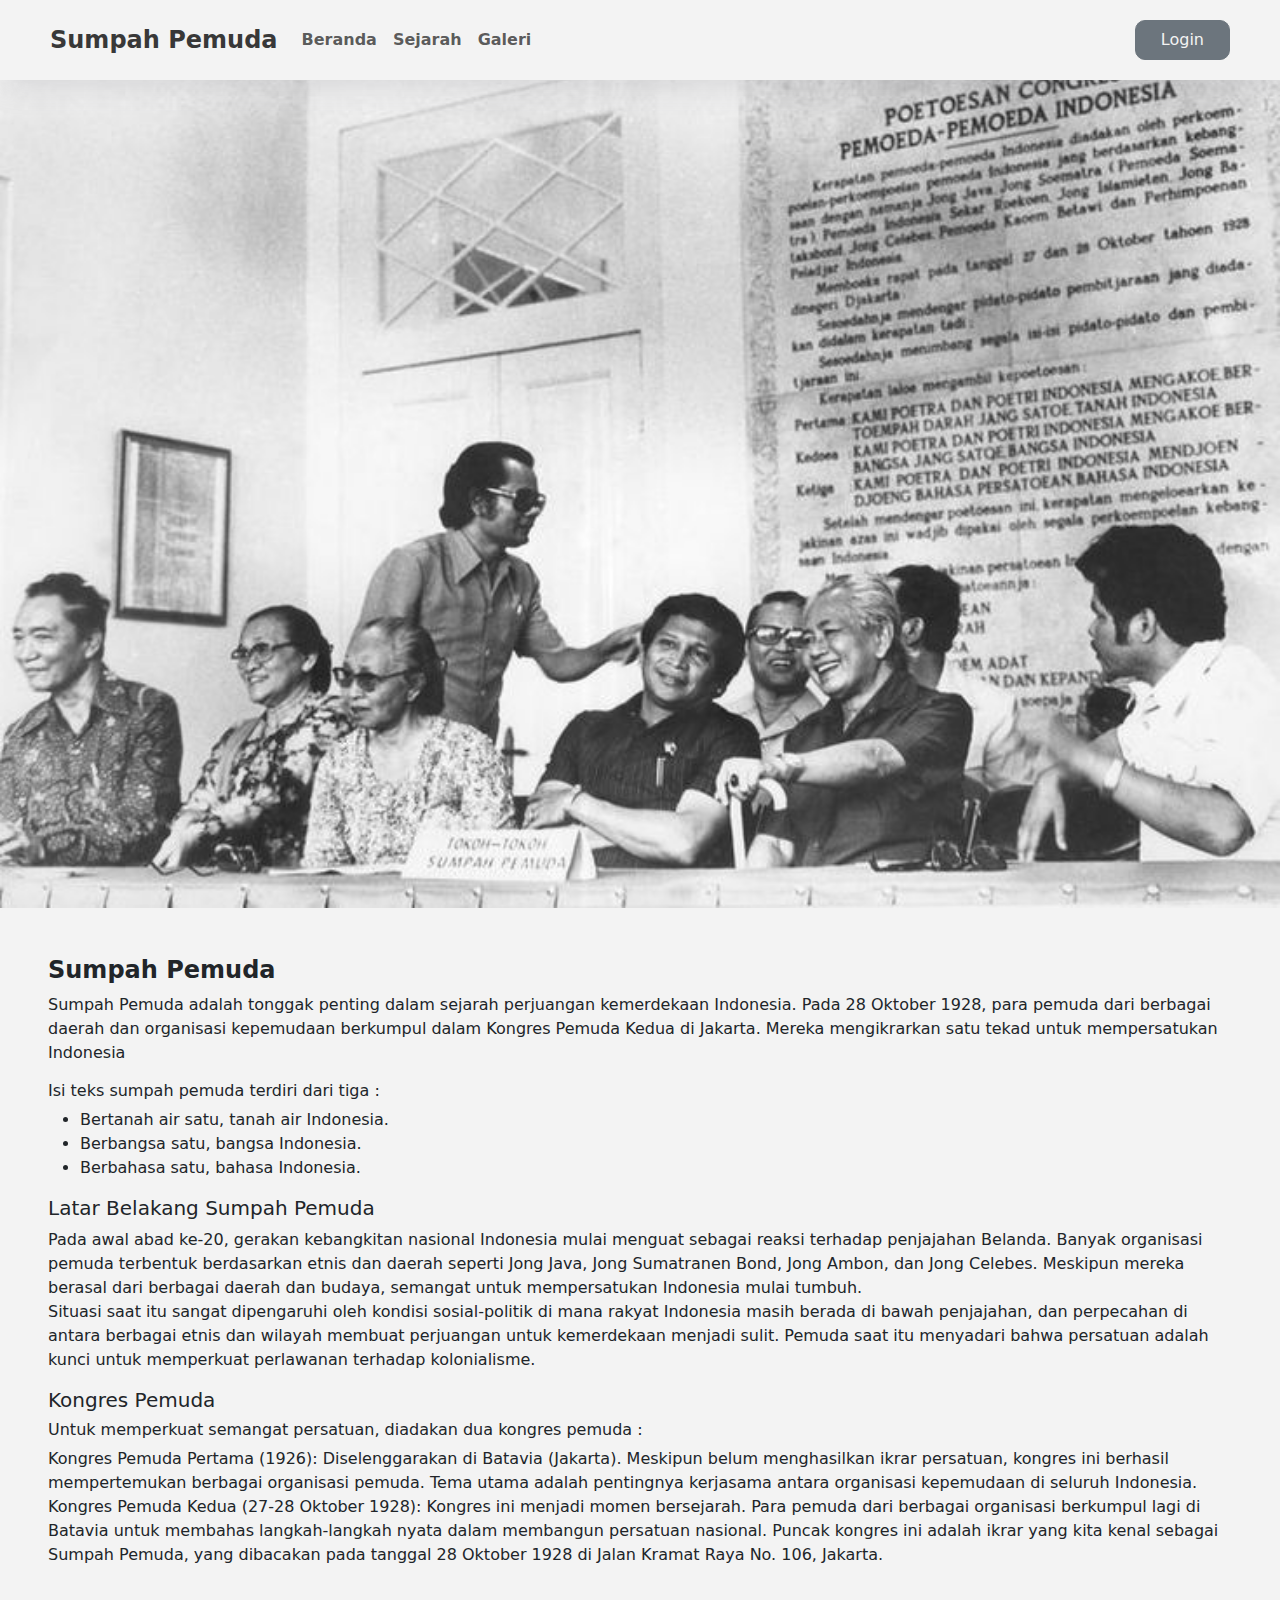
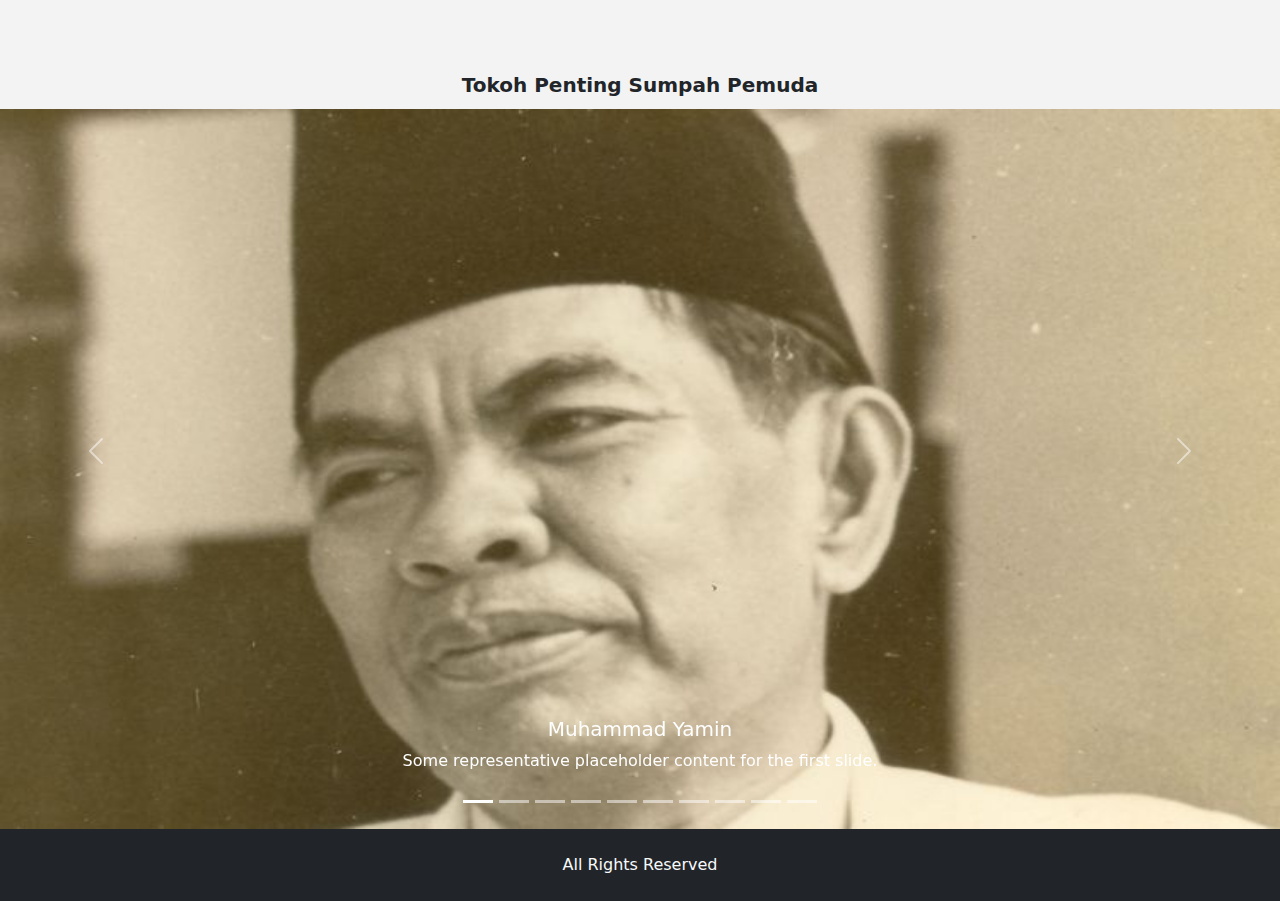
<file: sumpah-pemuda/index.html>
<!DOCTYPE html>
<html lang="en">
  <head>
    <meta charset="UTF-8" />
    <meta name="viewport" content="width=device-width, initial-scale=1.0" />
    <title>Sumpah Pemuda</title>
    <link href="https://cdn.jsdelivr.net/npm/bootstrap@5.3.3/dist/css/bootstrap.min.css" rel="stylesheet" integrity="sha384-QWTKZyjpPEjISv5WaRU9OFeRpok6YctnYmDr5pNlyT2bRjXh0JMhjY6hW+ALEwIH" crossorigin="anonymous" />
    <link rel="stylesheet" href="style.css" />
  </head>
  <body>
    <!-- nav -->
    <nav class="navbar navbar-expand-lg">
      <div class="container-fluid">
        <a class="navbar-brand fw-bold fs-4" href="#" style="color: rgb(56, 56, 56)">Sumpah Pemuda</a>
        <button class="navbar-toggler" type="button" data-bs-toggle="collapse" data-bs-target="#navbarScroll" aria-controls="navbarScroll" aria-expanded="false" aria-label="Toggle navigation">
          <span class="navbar-toggler-icon"></span>
        </button>
        <div class="collapse navbar-collapse" id="navbarScroll">
          <ul class="navbar-nav me-auto my-2 my-lg-0 navbar-nav-scroll" style="--bs-scroll-height: 100px">
            <li class="nav-item">
              <a class="nav-link fw-semibold" href="#beranda">Beranda</a>
            </li>
            <li class="nav-item">
              <a class="nav-link fw-semibold" href="#sejarah">Sejarah</a>
            </li>
            <li class="nav-item">
              <a class="nav-link fw-semibold" href="#galeri">Galeri</a>
            </li>
          </ul>
          <button type="button" class="btn btn-secondary btn-nav"><a href="form.html">Login</a></button>
        </div>
      </div>
    </nav>

    <!-- hero -->
    <div id="beranda" class="hero-img"></div>

    <!-- Sejarah -->
    <div id="sejarah" class="p-5 rounded">
      <h4 class="fw-semibold">Sumpah Pemuda</h4>
      <p>
        Sumpah Pemuda adalah tonggak penting dalam sejarah perjuangan kemerdekaan Indonesia. Pada 28 Oktober 1928, para pemuda dari berbagai daerah dan organisasi kepemudaan berkumpul dalam Kongres Pemuda Kedua di Jakarta. Mereka
        mengikrarkan satu tekad untuk mempersatukan Indonesia
      </p>
      <h6>Isi teks sumpah pemuda terdiri dari tiga :</h6>
      <ul>
        <li>Bertanah air satu, tanah air Indonesia.</li>
        <li>Berbangsa satu, bangsa Indonesia.</li>
        <li>Berbahasa satu, bahasa Indonesia.</li>
      </ul>
      <h5>Latar Belakang Sumpah Pemuda</h5>
      <p>
        Pada awal abad ke-20, gerakan kebangkitan nasional Indonesia mulai menguat sebagai reaksi terhadap penjajahan Belanda. Banyak organisasi pemuda terbentuk berdasarkan etnis dan daerah seperti Jong Java, Jong Sumatranen Bond, Jong
        Ambon, dan Jong Celebes. Meskipun mereka berasal dari berbagai daerah dan budaya, semangat untuk mempersatukan Indonesia mulai tumbuh.
        <br />

        Situasi saat itu sangat dipengaruhi oleh kondisi sosial-politik di mana rakyat Indonesia masih berada di bawah penjajahan, dan perpecahan di antara berbagai etnis dan wilayah membuat perjuangan untuk kemerdekaan menjadi sulit.
        Pemuda saat itu menyadari bahwa persatuan adalah kunci untuk memperkuat perlawanan terhadap kolonialisme.
      </p>
      <h5>Kongres Pemuda</h5>
      <h6>Untuk memperkuat semangat persatuan, diadakan dua kongres pemuda :</h6>
      <p>
        Kongres Pemuda Pertama (1926): Diselenggarakan di Batavia (Jakarta). Meskipun belum menghasilkan ikrar persatuan, kongres ini berhasil mempertemukan berbagai organisasi pemuda. Tema utama adalah pentingnya kerjasama antara
        organisasi kepemudaan di seluruh Indonesia. Kongres Pemuda Kedua (27-28 Oktober 1928): Kongres ini menjadi momen bersejarah. Para pemuda dari berbagai organisasi berkumpul lagi di Batavia untuk membahas langkah-langkah nyata dalam
        membangun persatuan nasional. Puncak kongres ini adalah ikrar yang kita kenal sebagai Sumpah Pemuda, yang dibacakan pada tanggal 28 Oktober 1928 di Jalan Kramat Raya No. 106, Jakarta.
      </p>
    </div>

    <!-- galeri -->
    <div id="carouselExampleCaptions" class="carousel slide">
      <h5 class="text-center fw-bold pb-1">Tokoh Penting Sumpah Pemuda</h5>
      <div class="carousel-indicators">
        <button type="button" data-bs-target="#carouselExampleCaptions" data-bs-slide-to="0" class="active" aria-current="true" aria-label="Slide 1"></button>
        <button type="button" data-bs-target="#carouselExampleCaptions" data-bs-slide-to="1" aria-label="Slide 2"></button>
        <button type="button" data-bs-target="#carouselExampleCaptions" data-bs-slide-to="2" aria-label="Slide 3"></button>
        <button type="button" data-bs-target="#carouselExampleCaptions" data-bs-slide-to="3" aria-label="Slide 4"></button>
        <button type="button" data-bs-target="#carouselExampleCaptions" data-bs-slide-to="4" aria-label="Slide 5"></button>
        <button type="button" data-bs-target="#carouselExampleCaptions" data-bs-slide-to="5" aria-label="Slide 6"></button>
        <button type="button" data-bs-target="#carouselExampleCaptions" data-bs-slide-to="6" aria-label="Slide 7"></button>
        <button type="button" data-bs-target="#carouselExampleCaptions" data-bs-slide-to="7" aria-label="Slide 8"></button>
        <button type="button" data-bs-target="#carouselExampleCaptions" data-bs-slide-to="8" aria-label="Slide 9"></button>
        <button type="button" data-bs-target="#carouselExampleCaptions" data-bs-slide-to="9" aria-label="Slide 10"></button>
      </div>
      <div class="carousel-inner">
        <div class="carousel-item active">
          <img src="img/muhammad yamin.jfif" class="d-block w-100" alt="..." />
          <div class="carousel-caption d-none d-md-block">
            <h5>Muhammad Yamin</h5>
            <p>Some representative placeholder content for the first slide.</p>
          </div>
        </div>
        <div class="carousel-item">
          <img src="img/Soegondo Djojopoespito-1.jpg" class="d-block w-100" alt="..." />
          <div class="carousel-caption d-none d-md-block">
            <h5>Soegondo Djojopoespito</h5>
            <p>Some representative placeholder content for the second slide.</p>
          </div>
        </div>
        <div class="carousel-item">
          <img src="img/W.R. Supratman-1.jpg" class="d-block w-100" alt="..." />
          <div class="carousel-caption d-none d-md-block">
            <h5>Wage Rudolf Soepratman</h5>
            <p>Some representative placeholder content for the third slide.</p>
          </div>
        </div>
        <div class="carousel-item">
          <img src="img/fc2ebad9-d1ed-4b9a-bca2-9fc86850df53.jpeg" class="d-block w-100" alt="..." />
          <div class="carousel-caption d-none d-md-block">
            <h5>Djoko Marsaid</h5>
            <p>Some representative placeholder content for the third slide.</p>
          </div>
        </div>
        <div class="carousel-item">
          <img src="img/Amir Syarifuddin Harahap.jpeg" class="d-block w-100" alt="..." />
          <div class="carousel-caption d-none d-md-block">
            <h5>Amir Syarifuddin Harahap</h5>
            <p>Some representative placeholder content for the third slide.</p>
          </div>
        </div>
        <div class="carousel-item">
          <img src="img/sie kong liong.jpg" class="d-block w-100" alt="..." />
          <div class="carousel-caption d-none d-md-block">
            <h5>Sie Kong Liong</h5>
            <p>Some representative placeholder content for the third slide.</p>
          </div>
        </div>
        <div class="carousel-item">
          <img src="img/Kartosuwirjo.jpg" class="d-block w-100" alt="..." />
          <div class="carousel-caption d-none d-md-block">
            <h5>Kartosoewirjo</h5>
            <p>Some representative placeholder content for the third slide.</p>
          </div>
        </div>
        <div class="carousel-item">
          <img src="img/Sarmidi Mangunsarkoro.jpg" class="d-block w-100" alt="..." />
          <div class="carousel-caption d-none d-md-block">
            <h5>Sarmidi Mangunsarkoro</h5>
            <p>Some representative placeholder content for the third slide.</p>
          </div>
        </div>
        <div class="carousel-item">
          <img src="img/johannes leimena.jpg" class="d-block w-100" alt="..." />
          <div class="carousel-caption d-none d-md-block">
            <h5>Johannes Leimena</h5>
            <p>Some representative placeholder content for the third slide.</p>
          </div>
        </div>
        <div class="carousel-item">
          <img src="img/19ce17cb-6da2-49dd-bc36-0d3c26ec0d14.jpg" class="d-block w-100" alt="..." />
          <div class="carousel-caption d-none d-md-block">
            <h5>Soenario Sastrowardoyo</h5>
            <p>Some representative placeholder content for the third slide.</p>
          </div>
        </div>
      </div>
      <button class="carousel-control-prev" type="button" data-bs-target="#carouselExampleCaptions" data-bs-slide="prev">
        <span class="carousel-control-prev-icon" aria-hidden="true"></span>
        <span class="visually-hidden">Previous</span>
      </button>
      <button class="carousel-control-next" type="button" data-bs-target="#carouselExampleCaptions" data-bs-slide="next">
        <span class="carousel-control-next-icon" aria-hidden="true"></span>
        <span class="visually-hidden">Next</span>
      </button>
    </div>
    <!-- footer -->
    <div class="footer bg-dark p-4 text-light text-center"><h8> All Rights Reserved</h8></div>
    <script src="https://cdn.jsdelivr.net/npm/bootstrap@5.3.3/dist/js/bootstrap.bundle.min.js" integrity="sha384-YvpcrYf0tY3lHB60NNkmXc5s9fDVZLESaAA55NDzOxhy9GkcIdslK1eN7N6jIeHz" crossorigin="anonymous"></script>
  </body>
</html>
</file>
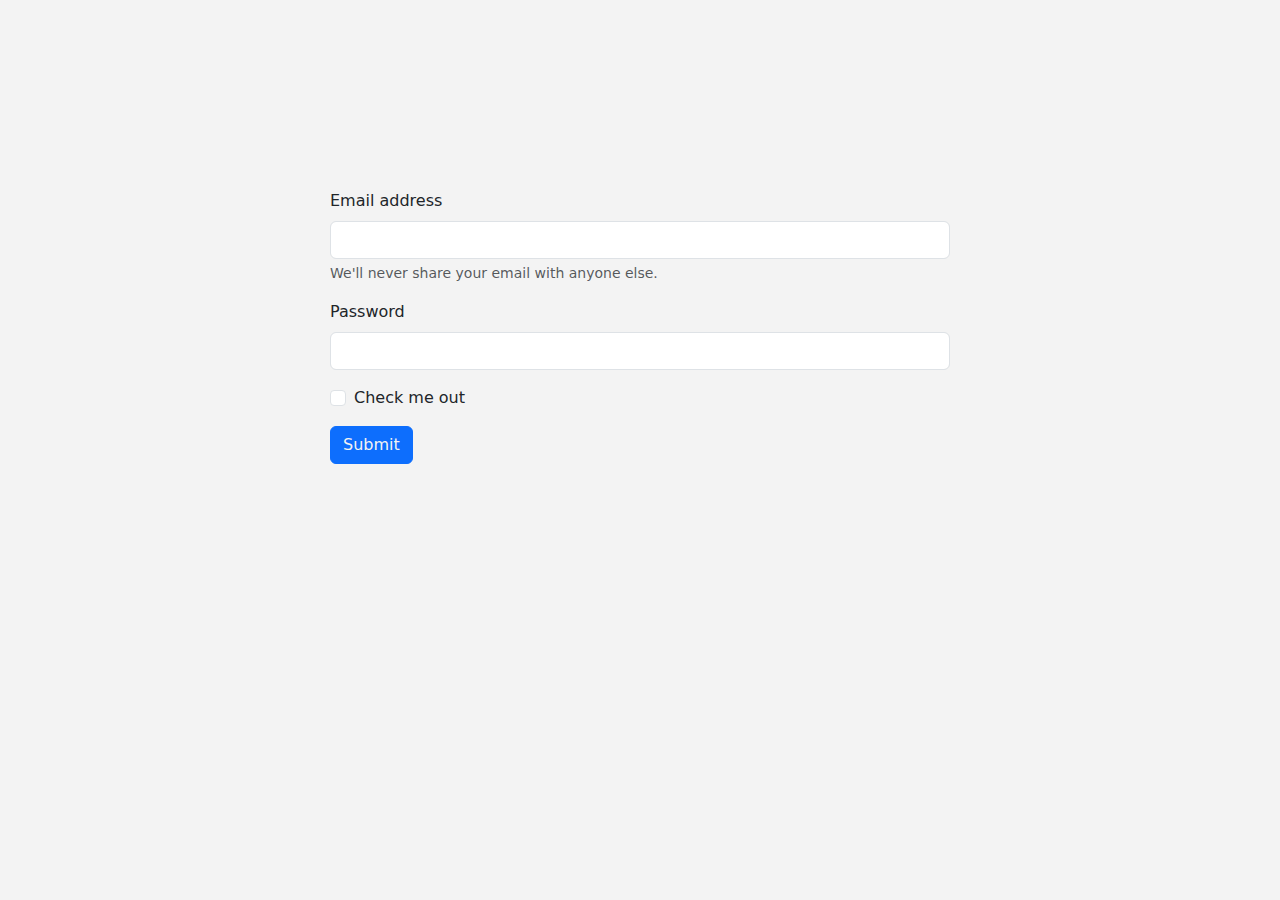
<file: sumpah-pemuda/form.html>
<!DOCTYPE html>
<html lang="en">
  <head>
    <meta charset="UTF-8" />
    <meta name="viewport" content="width=device-width, initial-scale=1.0" />
    <title>Login</title>
    <link href="https://cdn.jsdelivr.net/npm/bootstrap@5.3.3/dist/css/bootstrap.min.css" rel="stylesheet" integrity="sha384-QWTKZyjpPEjISv5WaRU9OFeRpok6YctnYmDr5pNlyT2bRjXh0JMhjY6hW+ALEwIH" crossorigin="anonymous" />
    <link rel="stylesheet" href="style.css" />
  </head>
  <body>
    <form class="login">
      <div class="mb-3">
        <label for="exampleInputEmail1" class="form-label">Email address</label>
        <input type="email" class="form-control" id="exampleInputEmail1" aria-describedby="emailHelp" />
        <div id="emailHelp" class="form-text">We'll never share your email with anyone else.</div>
      </div>
      <div class="mb-3">
        <label for="exampleInputPassword1" class="form-label">Password</label>
        <input type="password" class="form-control" id="exampleInputPassword1" />
      </div>
      <div class="mb-3 form-check">
        <input type="checkbox" class="form-check-input" id="exampleCheck1" />
        <label class="form-check-label" for="exampleCheck1">Check me out</label>
      </div>
      <button type="submit" class="btn btn-primary"><a href="sumpah.html"> Submit</a></button>
    </form>
    <script src="https://cdn.jsdelivr.net/npm/bootstrap@5.3.3/dist/js/bootstrap.bundle.min.js" integrity="sha384-YvpcrYf0tY3lHB60NNkmXc5s9fDVZLESaAA55NDzOxhy9GkcIdslK1eN7N6jIeHz" crossorigin="anonymous"></script>
  </body>
</html>
</file>
<file: sumpah-pemuda/style.css>
body {
  background-color: #f3f3f3;
}
nav {
  height: 80px;
  box-shadow: rgba(100, 100, 111, 0.2) 0px 7px 29px 0px;
}
nav .container-fluid {
  padding: 0 50px;
}

.hero-img {
  background-image: url(img/sumpahpemuda.jpg);
  background-repeat: no-repeat;
  background-size: cover;
  background-position: bottom;
  width: 100%;
  height: 92vh;
}

.tokoh-1 {
  background-color: aqua;
  width: 500px;
}
img {
  width: 50%;
  height: 80vh;
}
#sejarah {
  background-color: #f3f3f3;
  height: 85vh;
}
.fw-normal {
  color: rgb(154, 154, 154);
}
.fw-normal:hover {
  color: rgb(26, 26, 26);
}

.btn-nav {
  padding: 7px 25px;
  border-radius: 10px;
  -webkit-border-radius: 10px;
  -moz-border-radius: 10px;
  -ms-border-radius: 10px;
  -o-border-radius: 10px;
}

a {
  text-decoration: none;
  color: #f3f3f3;
}

/* form */

.login {
  margin: 14% auto;
  width: 50%;
  padding: 10px;
  border-radius: 20px;
  -webkit-border-radius: 20px;
  -moz-border-radius: 20px;
  -ms-border-radius: 20px;
  -o-border-radius: 20px;
}
</file>
